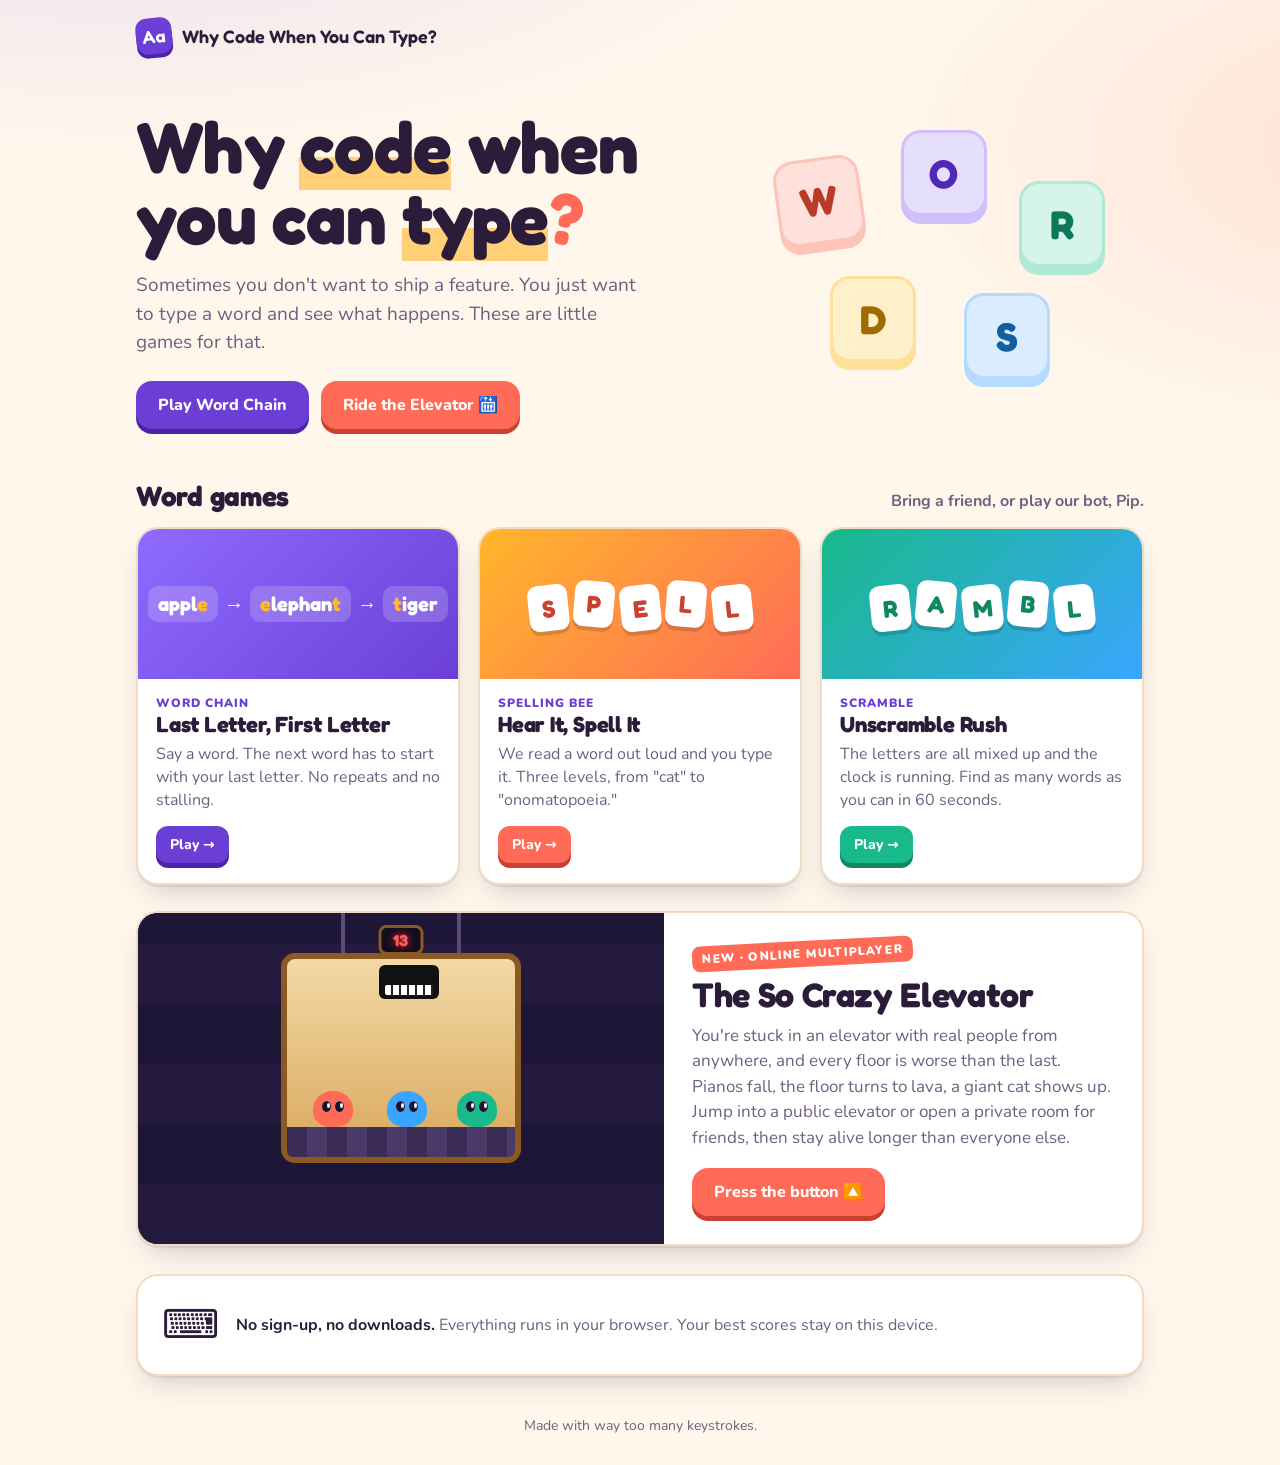
<file: index.html>
<!doctype html>
<html lang="en">
<head>
<meta charset="utf-8">
<meta name="viewport" content="width=device-width, initial-scale=1">
<title>Why Code When You Can Type?</title>
<meta name="description" content="Word chain, spelling, scrambles and The So Crazy Elevator — little games for people who'd rather type than code.">
<link rel="preconnect" href="https://fonts.googleapis.com">
<link rel="preconnect" href="https://fonts.gstatic.com" crossorigin>
<link href="https://fonts.googleapis.com/css2?family=Fredoka:wght@500;600;700&family=Nunito:wght@500;700;800;900&display=swap" rel="stylesheet">
<link rel="stylesheet" href="style.css">
<link rel="icon" href="data:image/svg+xml,<svg xmlns='http://www.w3.org/2000/svg' viewBox='0 0 100 100'><rect width='100' height='100' rx='24' fill='%236b3fd6'/><text x='50' y='68' font-size='56' text-anchor='middle' fill='white' font-family='Arial' font-weight='bold'>Aa</text></svg>">
<style>
  .hero { padding: 40px 0 28px; display: grid; grid-template-columns: 1.2fr .8fr; gap: 28px; align-items: center; }
  .hero h1 { font-size: clamp(40px, 7vw, 72px); line-height: .98; font-weight: 700; }
  .hero h1 .q { color: var(--coral); display: inline-block; transform: rotate(10deg); }
  .hero h1 .hl { background: linear-gradient(transparent 62%, color-mix(in srgb, var(--sun) 60%, transparent) 62%); }
  .hero p { font-size: 19px; color: var(--muted); max-width: 520px; line-height: 1.5; margin: 18px 0 24px; }
  .keys { position: relative; height: 280px; }
  .key {
    position: absolute; width: 86px; height: 86px; border-radius: 20px; display: grid; place-items: center;
    font-family: "Fredoka"; font-weight: 700; font-size: 40px; color: var(--ink);
    background: var(--card); border: 3px solid var(--line); box-shadow: 0 8px 0 var(--line);
    animation: bob 3.2s ease-in-out infinite;
  }
  .key:nth-child(1) { left: 6%; top: 10%; background: #ffe1db; color: #b83a29; border-color: #ffc4b9; box-shadow: 0 8px 0 #ffc4b9; animation-delay: -.4s; transform: rotate(-8deg); }
  .key:nth-child(2) { left: 38%; top: 0; background: #e6defd; color: #5228b5; border-color: #cfc0fb; box-shadow: 0 8px 0 #cfc0fb; animation-delay: -1.2s; }
  .key:nth-child(3) { left: 68%; top: 18%; background: #d6f5ea; color: #0c7a59; border-color: #b0ead6; box-shadow: 0 8px 0 #b0ead6; animation-delay: -2s; }
  .key:nth-child(4) { left: 20%; top: 52%; background: #fff0cc; color: #a26a00; border-color: #ffe099; box-shadow: 0 8px 0 #ffe099; animation-delay: -.8s; }
  .key:nth-child(5) { left: 54%; top: 58%; background: #d9edff; color: #135e9e; border-color: #b5dbff; box-shadow: 0 8px 0 #b5dbff; animation-delay: -1.6s; }
  @keyframes bob { 50% { translate: 0 -10px; } }

  .section-title { display: flex; align-items: baseline; justify-content: space-between; margin: 22px 0 14px; gap: 10px; flex-wrap: wrap; }
  .section-title h2 { font-size: 28px; }
  .section-title span { color: var(--muted); font-weight: 700; }

  .grid { display: grid; grid-template-columns: repeat(3, 1fr); gap: 18px; }
  .game { text-decoration: none; display: flex; flex-direction: column; overflow: hidden; transition: transform .15s, box-shadow .15s; }
  .game:hover { transform: translateY(-4px) rotate(-.4deg); }
  .game .art { height: 150px; position: relative; display: grid; place-items: center; overflow: hidden; }
  .game .body { padding: 16px 18px 20px; }
  .game h3 { font-size: 22px; margin-bottom: 6px; }
  .game p { color: var(--muted); margin: 0 0 14px; line-height: 1.45; }
  .tag { font-size: 12px; font-weight: 900; text-transform: uppercase; letter-spacing: .08em; color: var(--purple); }

  .art.chain { background: linear-gradient(135deg, #8f6bff, #6b3fd6); }
  .chain-words { display: flex; gap: 6px; align-items: center; font-family: "Fredoka"; font-weight: 700; color: #fff; font-size: 20px; flex-wrap: wrap; justify-content: center; padding: 0 10px; }
  .chain-words b { background: rgba(255,255,255,.18); padding: 6px 10px; border-radius: 10px; }
  .chain-words i { font-style: normal; color: var(--sun); }
  .art.spell { background: linear-gradient(135deg, #ffb72b, #ff6b57); }
  .tiles { display: flex; gap: 6px; }
  .tiles span { width: 40px; height: 46px; border-radius: 10px; background: #fff; color: #c94130; display: grid; place-items: center; font-family: "Fredoka"; font-weight: 700; font-size: 24px; box-shadow: 0 4px 0 rgba(0,0,0,.15); }
  .tiles span:nth-child(odd) { transform: rotate(-6deg) translateY(4px); }
  .tiles span:nth-child(even) { transform: rotate(5deg); }

  .feature { margin-top: 26px; display: grid; grid-template-columns: 1.1fr 1fr; overflow: hidden; text-decoration: none; }
  .feature .art { min-height: 300px; background: #1b1430; position: relative; overflow: hidden; }
  .feature .body { padding: 28px; display: flex; flex-direction: column; justify-content: center; gap: 10px; }
  .feature h3 { font-size: 34px; line-height: 1.05; }
  .feature p { color: var(--muted); font-size: 17px; line-height: 1.5; margin: 0 0 8px; }
  .new { align-self: flex-start; background: var(--coral); color: #fff; font-weight: 900; font-size: 12px; letter-spacing: .1em; padding: 5px 10px; border-radius: 8px; transform: rotate(-3deg); }

  /* mini elevator illustration */
  .shaft { position: absolute; inset: 0; background: repeating-linear-gradient(0deg, #231a3d 0 60px, #1e1636 60px 120px); animation: shaft 1.2s linear infinite; }
  @keyframes shaft { to { background-position: 0 120px; } }
  .cable { position: absolute; top: 0; height: 40px; width: 4px; background: #5a4c78; }
  .car { position: absolute; left: 50%; top: 40px; translate: -50% 0; width: 240px; height: 210px; border-radius: 14px; background: linear-gradient(#f3d9a4, #d9a85e); border: 6px solid #8a5a22; animation: wobble 1.8s ease-in-out infinite; }
  @keyframes wobble { 50% { rotate: 1.2deg; } }
  .car::before { content: "13"; position: absolute; top: -34px; left: 50%; translate: -50% 0; background: #120d20; color: #ff5a5a; font-family: "Fredoka"; font-weight: 700; padding: 2px 12px; border-radius: 8px; border: 3px solid #8a5a22; text-shadow: 0 0 8px #ff3030; }
  .car .floor { position: absolute; left: 0; right: 0; bottom: 0; height: 30px; background: repeating-linear-gradient(90deg, #3b2c55 0 20px, #4b3a69 20px 40px); border-radius: 0 0 6px 6px; }
  .blob { position: absolute; bottom: 30px; width: 40px; height: 36px; border-radius: 50% 50% 42% 42%; animation: hop .9s ease-in-out infinite; }
  .blob::before, .blob::after { content: ""; position: absolute; top: 10px; width: 9px; height: 11px; background: #fff; border-radius: 50%; box-shadow: inset 2px -1px 0 3px #1b1430; }
  .blob::before { left: 9px; } .blob::after { right: 9px; }
  .blob.a { left: 26px; background: #ff6b57; }
  .blob.b { left: 100px; background: #3aa5ff; animation-delay: -.3s; }
  .blob.c { left: 170px; background: #18b98a; animation-delay: -.6s; }
  @keyframes hop { 50% { transform: translateY(-34px) scaleY(1.08); } }
  .piano { position: absolute; left: 92px; top: 6px; width: 60px; height: 34px; background: #111; border-radius: 6px; animation: drop 1.8s ease-in infinite; }
  .piano::after { content: ""; position: absolute; left: 6px; right: 6px; bottom: 4px; height: 10px; background: repeating-linear-gradient(90deg, #fff 0 6px, #222 6px 8px); border-radius: 2px; }
  @keyframes drop { 0%, 30% { transform: translateY(0); opacity: 1; } 70% { transform: translateY(110px); opacity: 1; } 71%, 100% { opacity: 0; transform: translateY(110px); } }

  .made { margin-top: 28px; padding: 22px 24px; display: flex; gap: 16px; align-items: center; }
  .made .face { font-size: 40px; }
  .made p { margin: 0; color: var(--muted); line-height: 1.5; }
  .made b { color: var(--ink); }

  @media (max-width: 860px) {
    .hero { grid-template-columns: 1fr; padding-top: 20px; }
    .keys { height: 200px; max-width: 420px; }
    .key { width: 66px; height: 66px; font-size: 30px; }
    .grid { grid-template-columns: 1fr; }
    .feature { grid-template-columns: 1fr; }
    .feature .art { min-height: 270px; }
  }
</style>
</head>
<body>
<div class="wrap">
  <header class="topbar">
    <a class="brand" href="./"><span class="brand-mark">Aa</span> Why Code When You Can Type?</a>
  </header>

  <section class="hero">
    <div>
      <h1>Why <span class="hl">code</span> when you can <span class="hl">type</span><span class="q">?</span></h1>
      <p>Sometimes you don't want to ship a feature. You just want to type a word and see what happens. These are little games for that.</p>
      <div style="display:flex;gap:12px;flex-wrap:wrap">
        <a class="btn" href="wordchain.html">Play Word Chain</a>
        <a class="btn coral" href="elevator.html">Ride the Elevator 🛗</a>
      </div>
    </div>
    <div class="keys" aria-hidden="true">
      <div class="key">W</div><div class="key">O</div><div class="key">R</div><div class="key">D</div><div class="key">S</div>
    </div>
  </section>

  <div class="section-title"><h2>Word games</h2><span>Bring a friend, or play our bot, Pip.</span></div>
  <div class="grid">
    <a class="card game" href="wordchain.html">
      <div class="art chain"><div class="chain-words"><b>appl<i>e</i></b>→<b><i>e</i>lephan<i>t</i></b>→<b><i>t</i>iger</b></div></div>
      <div class="body">
        <div class="tag">Word Chain</div>
        <h3>Last Letter, First Letter</h3>
        <p>Say a word. The next word has to start with your last letter. No repeats and no stalling.</p>
        <span class="btn small">Play →</span>
      </div>
    </a>
    <a class="card game" href="spelling.html">
      <div class="art spell"><div class="tiles"><span>S</span><span>P</span><span>E</span><span>L</span><span>L</span></div></div>
      <div class="body">
        <div class="tag">Spelling Bee</div>
        <h3>Hear It, Spell It</h3>
        <p>We read a word out loud and you type it. Three levels, from "cat" to "onomatopoeia."</p>
        <span class="btn small coral">Play →</span>
      </div>
    </a>
    <a class="card game" href="spelling.html#scramble">
      <div class="art spell" style="background:linear-gradient(135deg,#18b98a,#3aa5ff)"><div class="tiles"><span style="color:#0f8762">R</span><span style="color:#0f8762">A</span><span style="color:#0f8762">M</span><span style="color:#0f8762">B</span><span style="color:#0f8762">L</span></div></div>
      <div class="body">
        <div class="tag">Scramble</div>
        <h3>Unscramble Rush</h3>
        <p>The letters are all mixed up and the clock is running. Find as many words as you can in 60 seconds.</p>
        <span class="btn small mint">Play →</span>
      </div>
    </a>
  </div>

  <a class="card feature" href="elevator.html">
    <div class="art" aria-hidden="true">
      <div class="shaft"></div>
      <div class="cable" style="left:calc(50% - 60px)"></div><div class="cable" style="left:calc(50% + 56px)"></div>
      <div class="car">
        <div class="piano"></div>
        <div class="blob a"></div><div class="blob b"></div><div class="blob c"></div>
        <div class="floor"></div>
      </div>
    </div>
    <div class="body">
      <span class="new">NEW · ONLINE MULTIPLAYER</span>
      <h3>The So Crazy Elevator</h3>
      <p>You're stuck in an elevator with real people from anywhere, and every floor is worse than the last. Pianos fall, the floor turns to lava, a giant cat shows up. Jump into a public elevator or open a private room for friends, then stay alive longer than everyone else.</p>
      <span class="btn coral" style="align-self:flex-start">Press the button 🔼</span>
    </div>
  </a>

  <div class="card made">
    <div class="face">⌨️</div>
    <p><b>No sign-up, no downloads.</b> Everything runs in your browser. Your best scores stay on this device.</p>
  </div>
</div>
<footer class="footer">Made with way too many keystrokes.</footer>
</body>
</html>
</file>
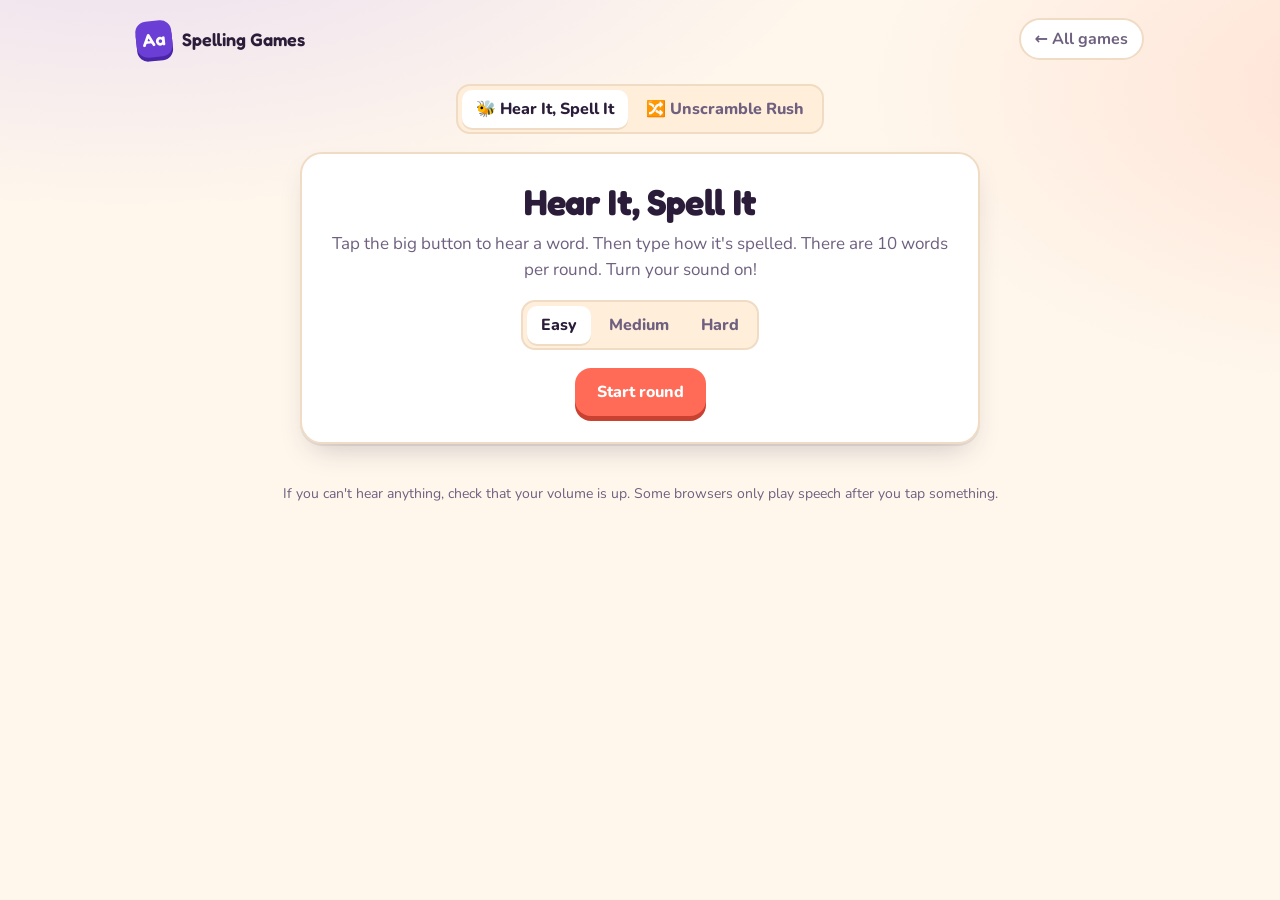
<file: spelling.html>
<!doctype html>
<html lang="en">
<head>
<meta charset="utf-8">
<meta name="viewport" content="width=device-width, initial-scale=1">
<title>Spelling Games</title>
<link rel="preconnect" href="https://fonts.googleapis.com">
<link rel="preconnect" href="https://fonts.gstatic.com" crossorigin>
<link href="https://fonts.googleapis.com/css2?family=Fredoka:wght@500;600;700&family=Nunito:wght@500;700;800;900&display=swap" rel="stylesheet">
<link rel="stylesheet" href="style.css">
<style>
  .tabs { display: flex; justify-content: center; margin: 6px 0 18px; }
  .panel { max-width: 680px; margin: 0 auto; padding: 26px; text-align: center; }
  .panel h1 { font-size: 36px; }
  .lead { color: var(--muted); font-size: 17px; line-height: 1.5; margin: 8px 0 18px; }
  .hud { display: flex; justify-content: center; gap: 10px; flex-wrap: wrap; margin-bottom: 18px; }
  .speaker {
    width: 130px; height: 130px; border-radius: 50%; border: 0; cursor: pointer; margin: 6px auto 14px; display: grid; place-items: center;
    background: radial-gradient(circle at 35% 30%, #ffd27a, var(--sun) 50%, #ff8f2b); font-size: 54px; box-shadow: 0 8px 0 #d07a10, 0 20px 40px -10px rgba(255, 140, 30, .6);
    transition: transform .1s;
  }
  .speaker:active { transform: translateY(5px); box-shadow: 0 3px 0 #d07a10; }
  .speaker.talking { animation: pulse .7s infinite; }
  @keyframes pulse { 50% { box-shadow: 0 8px 0 #d07a10, 0 0 0 16px rgba(255, 183, 43, .25); } }
  .sentence { background: var(--bg2); border-radius: 14px; padding: 12px 16px; font-weight: 700; color: var(--muted); margin-bottom: 16px; min-height: 48px; }
  .sentence b { color: var(--ink); letter-spacing: .2em; }
  .answer-row { display: flex; gap: 10px; }
  .answer-row .input { flex: 1; min-width: 0; text-align: center; }
  .feedback { min-height: 64px; margin-top: 14px; font-weight: 800; font-size: 18px; }
  .letters { display: inline-flex; gap: 4px; flex-wrap: wrap; justify-content: center; margin-top: 6px; }
  .letters span { width: 30px; height: 36px; display: grid; place-items: center; border-radius: 8px; font-family: Fredoka; font-weight: 700; font-size: 20px; text-transform: lowercase; }
  .letters .ok { background: #d6f5ea; color: #0c7a59; }
  .letters .no { background: #ffe1db; color: #b83a29; }
  .good { color: var(--mint); } .bad { color: var(--coral); }
  .opts { display: flex; justify-content: center; gap: 10px; flex-wrap: wrap; margin-top: 12px; }

  .tilebox { display: flex; justify-content: center; gap: 8px; flex-wrap: wrap; margin: 14px 0; min-height: 66px; }
  .tile {
    width: 56px; height: 62px; border-radius: 14px; border: 0; cursor: pointer; font-family: Fredoka; font-weight: 700; font-size: 30px; text-transform: uppercase;
    background: #fff; color: #0f8762; box-shadow: 0 5px 0 #b0ead6; border: 3px solid #b0ead6; transition: transform .1s;
  }
  .tile:hover { transform: translateY(-3px) rotate(-3deg); }
  .tile.used { opacity: .25; pointer-events: none; }
  .slots .tile { background: var(--mint); color: #fff; border-color: #0f8762; box-shadow: 0 5px 0 #0f8762; }
  .slot-empty { width: 56px; height: 62px; border-radius: 14px; border: 3px dashed var(--line); }
  .bigtime { font-family: Fredoka; font-weight: 700; font-size: 44px; }
  .bigtime.low { color: var(--coral); animation: pop .5s infinite alternate; }
  .hidden { display: none !important; }
  .result-emoji { font-size: 64px; }
  @media (max-width: 560px) {
    .panel { padding: 20px 14px; }
    .tile, .slot-empty { width: 44px; height: 50px; font-size: 24px; }
    .answer-row { flex-direction: column; }
  }
</style>
</head>
<body>
<div class="wrap">
  <header class="topbar">
    <a class="brand" href="./"><span class="brand-mark">Aa</span> Spelling Games</a>
    <a class="back" href="./">← All games</a>
  </header>

  <div class="tabs"><div class="seg" id="tabs"><button class="on" data-tab="spell">🐝 Hear It, Spell It</button><button data-tab="scramble">🔀 Unscramble Rush</button></div></div>

  <!-- SPELL -->
  <section id="spell" class="card panel">
    <div id="spellIntro">
      <h1>Hear It, Spell It</h1>
      <p class="lead">Tap the big button to hear a word. Then type how it's spelled. There are 10 words per round. Turn your sound on!</p>
      <div class="seg" id="lvl" style="margin-bottom:18px"><button class="on" data-l="easy">Easy</button><button data-l="medium">Medium</button><button data-l="hard">Hard</button></div><br>
      <button class="btn coral" id="spellStart">Start round</button>
    </div>
    <div id="spellPlay" class="hidden">
      <div class="hud"><span class="pill" id="sProg">Word 1 / 10</span><span class="pill" id="sScore">⭐ 0</span><span class="pill" id="sStreak">🔥 0</span></div>
      <button class="speaker" id="speak" aria-label="Hear the word">🔊</button>
      <div class="sentence" id="sentence">Tap the speaker to hear the word.</div>
      <form class="answer-row" id="spellForm" autocomplete="off">
        <input class="input" id="spellIn" placeholder="type the spelling" autocapitalize="off" autocorrect="off" spellcheck="false">
        <button class="btn">Check</button>
      </form>
      <div class="feedback" id="sFeed"></div>
      <div class="opts"><button class="btn ghost small" id="slow">🐢 Say it slowly</button><button class="btn ghost small" id="skip">Skip</button></div>
    </div>
    <div id="spellDone" class="hidden">
      <div class="result-emoji" id="sEmoji">🐝</div>
      <h1 id="sTitle"></h1>
      <p class="lead" id="sSub"></p>
      <button class="btn coral" id="spellAgain">Another round</button>
    </div>
  </section>

  <!-- SCRAMBLE -->
  <section id="scramble" class="card panel hidden">
    <div id="scrIntro">
      <h1>Unscramble Rush</h1>
      <p class="lead">You get 60 seconds. Tap the letters (or just type) to unscramble each word. Longer words earn more points.</p>
      <p class="lead" id="scrBest"></p>
      <button class="btn mint" id="scrStart">Start the clock</button>
    </div>
    <div id="scrPlay" class="hidden">
      <div class="hud"><span class="bigtime" id="scrTime">60</span></div>
      <div class="hud"><span class="pill" id="scrScore">⭐ 0</span><span class="pill" id="scrSolved">✅ 0 solved</span></div>
      <div class="tilebox slots" id="slots"></div>
      <div class="tilebox" id="pool"></div>
      <div class="feedback" id="scrFeed"></div>
      <div class="opts">
        <button class="btn ghost small" id="scrBack">⌫ Undo</button>
        <button class="btn ghost small" id="scrHint">💡 Hint (−5)</button>
        <button class="btn ghost small" id="scrSkip">Skip</button>
      </div>
    </div>
    <div id="scrDone" class="hidden">
      <div class="result-emoji">⏰</div>
      <h1 id="scrTitle"></h1>
      <p class="lead" id="scrSub"></p>
      <button class="btn mint" id="scrAgain">Play again</button>
    </div>
  </section>
</div>
<footer class="footer">If you can't hear anything, check that your volume is up. Some browsers only play speech after you tap something.</footer>
<script src="words.js"></script>
<script>
(() => {
  const $ = id => document.getElementById(id);
  const show = (el, on) => el.classList.toggle("hidden", !on);
  const shuffle = a => { a = a.slice(); for (let i = a.length - 1; i > 0; i--) { const j = Math.floor(Math.random() * (i + 1)); [a[i], a[j]] = [a[j], a[i]]; } return a; };
  const store = { get(k) { try { return localStorage.getItem(k); } catch { return null; } }, set(k, v) { try { localStorage.setItem(k, v); } catch {} } };

  // Tabs
  function setTab(t) {
    [...$("tabs").children].forEach(b => b.classList.toggle("on", b.dataset.tab === t));
    show($("spell"), t === "spell"); show($("scramble"), t === "scramble");
    if (t !== "scramble") stopScramble(false);
  }
  $("tabs").onclick = e => { const b = e.target.closest("button"); if (b) { setTab(b.dataset.tab); history.replaceState(null, "", "#" + b.dataset.tab); } };
  if (location.hash === "#scramble") setTab("scramble");

  // ---------- SPELL ----------
  let level = "easy", list = [], idx = 0, score = 0, streak = 0, misses = [];
  $("lvl").onclick = e => { const b = e.target.closest("button"); if (!b) return; [...$("lvl").children].forEach(x => x.classList.toggle("on", x === b)); level = b.dataset.l; };

  const synth = window.speechSynthesis;
  let voice = null;
  function pickVoice() {
    if (!synth) return;
    const vs = synth.getVoices().filter(v => /^en/i.test(v.lang));
    voice = vs.find(v => /samantha|google us|aria|jenny|natural/i.test(v.name)) || vs[0] || null;
  }
  if (synth) { pickVoice(); synth.onvoiceschanged = pickVoice; }

  function speak(text, rate = .9) {
    if (!synth) { $("sFeed").innerHTML = '<span class="bad">Your browser can\'t speak, so use the sentence clue instead.</span>'; return; }
    synth.cancel();
    const u = new SpeechSynthesisUtterance(text);
    if (voice) u.voice = voice;
    u.rate = rate; u.pitch = 1.05;
    u.onstart = () => $("speak").classList.add("talking");
    u.onend = u.onerror = () => $("speak").classList.remove("talking");
    synth.speak(u);
  }

  $("spellStart").onclick = () => {
    list = shuffle(WORDS.spelling[level]).slice(0, 10); idx = 0; score = 0; streak = 0; misses = [];
    show($("spellIntro"), false); show($("spellDone"), false); show($("spellPlay"), true);
    nextWord();
  };
  $("spellAgain").onclick = () => { show($("spellDone"), false); show($("spellIntro"), true); };

  function current() { return list[idx]; }
  function blanked() {
    const [w, s] = current();
    return s.replace(new RegExp(w, "i"), "<b>" + "_".repeat(w.length).split("").join(" ") + "</b>");
  }
  function nextWord() {
    if (idx >= list.length) return finishSpell();
    $("sProg").textContent = `Word ${idx + 1} / ${list.length}`;
    $("sScore").textContent = `⭐ ${score}`; $("sStreak").textContent = `🔥 ${streak}`;
    $("sentence").innerHTML = blanked();
    $("spellIn").value = ""; $("sFeed").innerHTML = ""; $("spellIn").focus();
    const [w, s] = current();
    setTimeout(() => speak(`Spell: ${w}. ... ${s} ... ${w}.`), 250);
  }
  $("speak").onclick = () => { const [w] = current(); speak(w, .85); $("spellIn").focus(); };
  $("slow").onclick = () => { const [w] = current(); speak(w, .45); $("spellIn").focus(); };
  $("skip").onclick = () => { reveal(""); };

  let locked = false;
  $("spellForm").onsubmit = e => {
    e.preventDefault(); if (locked) return;
    const guess = $("spellIn").value.trim();
    if (!guess) return;
    const [w] = current();
    if (guess.toLowerCase() === w.toLowerCase()) {
      streak++; score += 10 + Math.min(streak, 5) * 2;
      const cheers = ["Nailed it!", "Perfect!", "Spelling wizard! 🧙", "Yes!", "Flawless.", "Too easy for you."];
      $("sFeed").innerHTML = `<span class="good">✓ ${cheers[Math.floor(Math.random() * cheers.length)]}</span>`;
      if (streak >= 3) $("sFeed").innerHTML += ` <span class="pill">🔥 ${streak} in a row</span>`;
      locked = true; idx++; setTimeout(() => { locked = false; nextWord(); }, 1000);
    } else reveal(guess);
  };
  function reveal(guess) {
    const [w] = current();
    streak = 0; misses.push(w);
    const g = guess.toLowerCase();
    const letters = w.split("").map((c, i) => `<span class="${g[i] === c.toLowerCase() ? "ok" : "no"}">${c}</span>`).join("");
    $("sFeed").innerHTML = `<span class="bad">${guess ? "So close! " : ""}It's spelled:</span><br><div class="letters">${letters}</div>`;
    $("panelShake")?.remove();
    $("spell").classList.remove("shake"); void $("spell").offsetWidth; if (guess) $("spell").classList.add("shake");
    locked = true; idx++; setTimeout(() => { locked = false; nextWord(); }, 2400);
  }
  function finishSpell() {
    show($("spellPlay"), false); show($("spellDone"), true);
    const right = list.length - misses.length;
    const key = "wcwyct-spell-" + level; const best = +(store.get(key) || 0);
    if (score > best) store.set(key, score);
    $("sEmoji").textContent = right === list.length ? "🏆" : right >= 7 ? "🐝" : right >= 4 ? "📚" : "🌱";
    $("sTitle").textContent = right === list.length ? "A perfect round!" : `${right} out of ${list.length} right`;
    $("sSub").innerHTML = `Score: <b>${score}</b>${score > best ? " (new best!)" : ` · Best: ${best}`}` +
      (misses.length ? `<br>Worth practicing: <b>${misses.join(", ")}</b>` : "<br>You didn't miss a single one. Respect.");
  }

  // ---------- SCRAMBLE ----------
  let sw, picked, pool, sScore, solved, tLeft, tId, playing = false;
  const best = () => +(store.get("wcwyct-scramble") || 0);
  const updBest = () => $("scrBest").textContent = best() ? `Your best: ${best()} points` : "";
  updBest();

  $("scrStart").onclick = startScramble; $("scrAgain").onclick = startScramble;
  function startScramble() {
    sScore = 0; solved = 0; tLeft = 60; playing = true;
    show($("scrIntro"), false); show($("scrDone"), false); show($("scrPlay"), true);
    newScr();
    clearInterval(tId);
    const end = Date.now() + 60000;
    tId = setInterval(() => {
      tLeft = Math.ceil((end - Date.now()) / 1000);
      $("scrTime").textContent = Math.max(0, tLeft);
      $("scrTime").classList.toggle("low", tLeft <= 10);
      if (tLeft <= 0) stopScramble(true);
    }, 200);
    hud();
  }
  function stopScramble(showResult) {
    if (!playing) return;
    playing = false; clearInterval(tId);
    if (!showResult) { show($("scrPlay"), false); show($("scrIntro"), true); return; }
    show($("scrPlay"), false); show($("scrDone"), true);
    const b = best(); if (sScore > b) store.set("wcwyct-scramble", sScore);
    $("scrTitle").textContent = `${sScore} points!`;
    $("scrSub").textContent = (sScore > b ? "That's a new personal best! 🎉 " : "") + `You unscrambled ${solved} word${solved === 1 ? "" : "s"}. The last one was “${sw}”.`;
    updBest();
  }
  function newScr() {
    let w; do { w = WORDS.scramble[Math.floor(Math.random() * WORDS.scramble.length)]; } while (w === sw);
    sw = w;
    let letters; do { letters = shuffle(w.split("")); } while (letters.join("") === w);
    pool = letters.map((c, i) => ({ c, i, used: false }));
    picked = [];
    $("scrFeed").innerHTML = "";
    render();
  }
  function render() {
    $("pool").innerHTML = ""; $("slots").innerHTML = "";
    pool.forEach(p => {
      const b = document.createElement("button"); b.className = "tile" + (p.used ? " used" : ""); b.textContent = p.c;
      b.onclick = () => pickTile(p); $("pool").appendChild(b);
    });
    for (let k = 0; k < sw.length; k++) {
      if (picked[k]) { const b = document.createElement("button"); b.className = "tile"; b.textContent = picked[k].c; b.onclick = () => undoTo(k); $("slots").appendChild(b); }
      else { const d = document.createElement("div"); d.className = "slot-empty"; $("slots").appendChild(d); }
    }
  }
  function pickTile(p) {
    if (!playing || p.used) return;
    p.used = true; picked.push(p); render();
    if (picked.length === sw.length) check();
  }
  function undoTo(k) { while (picked.length > k) picked.pop().used = false; render(); }
  function check() {
    const g = picked.map(p => p.c).join("");
    if (g === sw) {
      const pts = sw.length * 10; sScore += pts; solved++;
      $("scrFeed").innerHTML = `<span class="good">✓ ${sw}! +${pts}</span>`;
      hud(); setTimeout(() => playing && newScr(), 600);
    } else {
      $("scrFeed").innerHTML = `<span class="bad">Nope, try another order.</span>`;
      $("slots").classList.remove("shake"); void $("slots").offsetWidth; $("slots").classList.add("shake");
      setTimeout(() => { if (playing) undoTo(0); }, 500);
    }
  }
  function hud() { $("scrScore").textContent = `⭐ ${sScore}`; $("scrSolved").textContent = `✅ ${solved} solved`; }
  $("scrBack").onclick = () => { if (picked.length) undoTo(picked.length - 1); };
  $("scrSkip").onclick = () => { if (!playing) return; $("scrFeed").innerHTML = `It was “${sw}”`; setTimeout(() => playing && newScr(), 900); };
  $("scrHint").onclick = () => {
    if (!playing) return;
    // Put the next correct letter in place.
    undoTo(Math.min(picked.length, firstWrong()));
    const need = sw[picked.length]; if (!need) return;
    const p = pool.find(x => !x.used && x.c === need);
    sScore = Math.max(0, sScore - 5); hud();
    if (p) pickTile(p);
  };
  function firstWrong() { for (let i = 0; i < picked.length; i++) if (picked[i].c !== sw[i]) return i; return picked.length; }

  document.addEventListener("keydown", e => {
    if (!playing || $("scramble").classList.contains("hidden")) return;
    if (e.key === "Backspace") { e.preventDefault(); $("scrBack").click(); return; }
    const k = e.key.toLowerCase();
    if (/^[a-z]$/.test(k)) { const p = pool.find(x => !x.used && x.c === k); if (p) pickTile(p); }
  });
})();
</script>
</body>
</html>
</file>
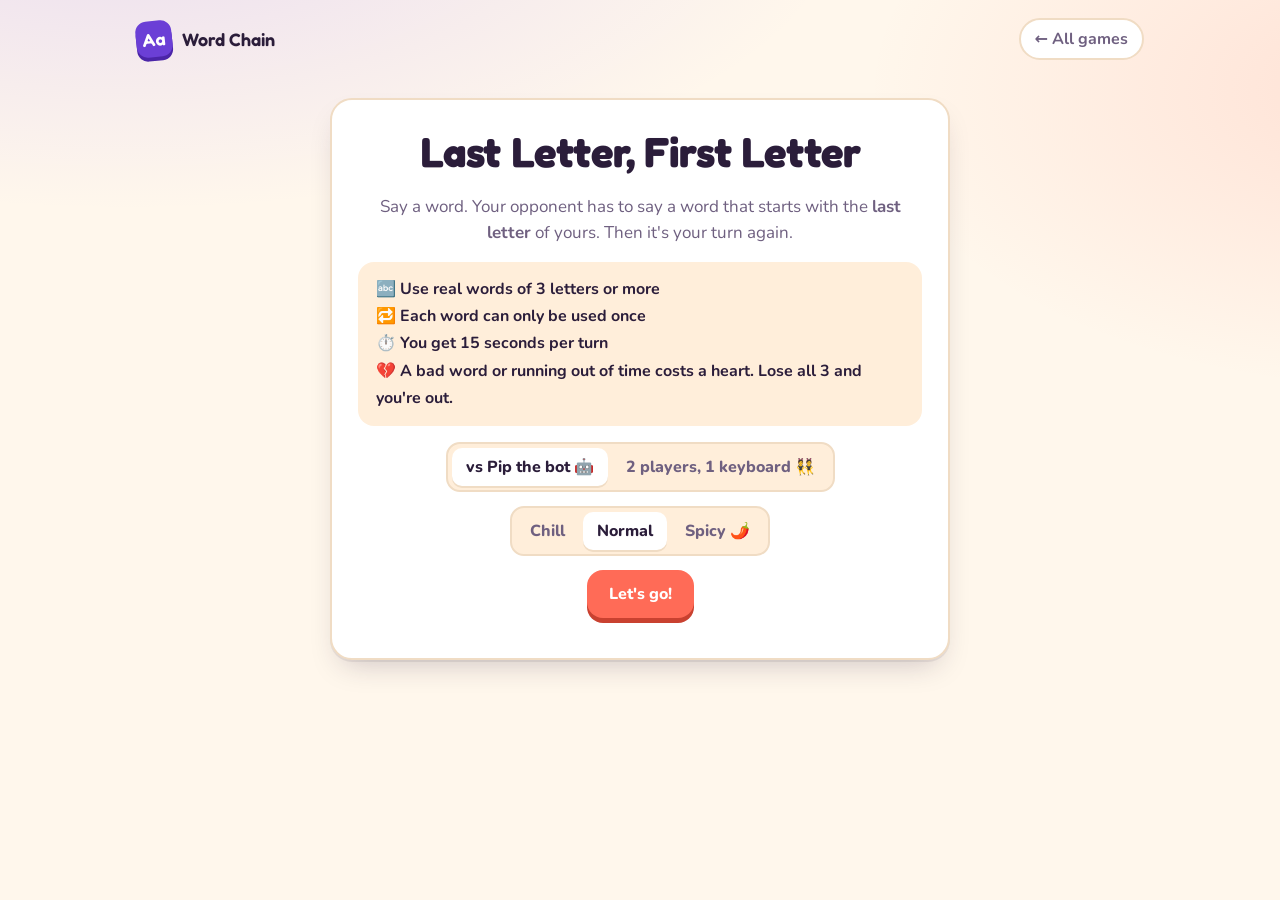
<file: wordchain.html>
<!doctype html>
<html lang="en">
<head>
<meta charset="utf-8">
<meta name="viewport" content="width=device-width, initial-scale=1">
<title>Word Chain</title>
<link rel="preconnect" href="https://fonts.googleapis.com">
<link rel="preconnect" href="https://fonts.gstatic.com" crossorigin>
<link href="https://fonts.googleapis.com/css2?family=Fredoka:wght@500;600;700&family=Nunito:wght@500;700;800;900&display=swap" rel="stylesheet">
<link rel="stylesheet" href="style.css">
<style>
  .stage { display: grid; grid-template-columns: 1fr 300px; gap: 18px; margin-top: 8px; }
  .players { display: grid; grid-template-columns: 1fr 1fr; gap: 14px; }
  .player { padding: 14px 16px; display: flex; align-items: center; gap: 12px; transition: .2s; }
  .player.turn { border-color: var(--purple-2); box-shadow: 0 0 0 4px color-mix(in srgb, var(--purple-2) 25%, transparent), var(--shadow); }
  .avatar { width: 48px; height: 48px; border-radius: 16px; display: grid; place-items: center; font-size: 26px; flex: none; }
  .pname { font-family: Fredoka; font-weight: 600; font-size: 19px; }
  .hearts { font-size: 15px; letter-spacing: 2px; }
  .hearts .gone { filter: grayscale(1); opacity: .3; }

  .board { padding: 22px; margin-top: 14px; }
  .prompt { display: flex; align-items: center; gap: 16px; flex-wrap: wrap; }
  .need { width: 92px; height: 104px; border-radius: 22px; background: var(--purple); color: #fff; display: grid; place-items: center; font-family: Fredoka; font-weight: 700; font-size: 60px; box-shadow: 0 7px 0 #4b25a8; text-transform: uppercase; flex: none; }
  .prompt-text h2 { font-size: 26px; }
  .prompt-text p { margin: 4px 0 0; color: var(--muted); font-weight: 700; }
  .timer { height: 10px; background: var(--bg2); border-radius: 99px; overflow: hidden; margin: 18px 0; border: 2px solid var(--line); }
  .timer > div { height: 100%; background: linear-gradient(90deg, var(--mint), var(--sun), var(--coral)); background-size: 300% 100%; width: 100%; border-radius: 99px; }
  form.say { display: flex; gap: 10px; }
  form.say .input { flex: 1; min-width: 0; text-transform: lowercase; }
  .msg { min-height: 28px; margin-top: 12px; font-weight: 800; }
  .msg.bad { color: var(--coral); } .msg.good { color: var(--mint); }

  .bubble { position: relative; background: var(--bg2); border: 2px solid var(--line); padding: 10px 14px; border-radius: 16px; font-weight: 700; margin-top: 14px; display: inline-block; max-width: 100%; }
  .typing span { display: inline-block; width: 7px; height: 7px; border-radius: 50%; background: var(--muted); margin: 0 2px; animation: dot 1s infinite; }
  .typing span:nth-child(2) { animation-delay: .15s } .typing span:nth-child(3) { animation-delay: .3s }
  @keyframes dot { 50% { transform: translateY(-5px); opacity: .5 } }

  .chain { padding: 18px; max-height: 560px; overflow: auto; }
  .chain h3 { font-size: 18px; margin-bottom: 10px; display: flex; justify-content: space-between; }
  .link { display: flex; align-items: center; gap: 10px; padding: 8px 10px; border-radius: 12px; font-weight: 800; font-size: 17px; animation: pop .3s; }
  .link:nth-child(odd) { background: var(--bg2); }
  .link .who { font-size: 12px; font-weight: 900; color: var(--muted); width: 54px; flex: none; text-transform: uppercase; letter-spacing: .05em; overflow: hidden; text-overflow: ellipsis; }
  .link b { color: var(--purple); }
  .empty { color: var(--muted); font-weight: 700; }

  .setup { padding: 26px; max-width: 620px; margin: 20px auto; text-align: center; }
  .setup h1 { font-size: 42px; margin-bottom: 8px; }
  .setup p { color: var(--muted); font-size: 17px; line-height: 1.5; }
  .rules { text-align: left; background: var(--bg2); border-radius: 16px; padding: 14px 18px; margin: 16px 0; font-weight: 700; line-height: 1.7; }
  .row { display: flex; gap: 10px; justify-content: center; flex-wrap: wrap; margin: 14px 0; }
  .names { display: none; gap: 10px; }
  .names.on { display: flex; }
  .names .input { font-size: 17px; padding: 10px 14px; }

  .over { text-align: center; padding: 30px; }
  .over .big { font-size: 64px; }
  .hidden { display: none !important; }

  @media (max-width: 820px) {
    .stage { grid-template-columns: 1fr; }
    .need { width: 72px; height: 82px; font-size: 46px; }
    .prompt-text h2 { font-size: 21px; }
    form.say { flex-direction: column; }
  }
</style>
</head>
<body>
<div class="wrap">
  <header class="topbar">
    <a class="brand" href="./"><span class="brand-mark">Aa</span> Word Chain</a>
    <a class="back" href="./">← All games</a>
  </header>

  <!-- Setup -->
  <section id="setup" class="card setup">
    <h1>Last Letter, First Letter</h1>
    <p>Say a word. Your opponent has to say a word that starts with the <b>last letter</b> of yours. Then it's your turn again.</p>
    <div class="rules">
      🔤 Use real words of 3 letters or more<br>
      🔁 Each word can only be used once<br>
      ⏱️ You get 15 seconds per turn<br>
      💔 A bad word or running out of time costs a heart. Lose all 3 and you're out.
    </div>
    <div class="row">
      <div class="seg" id="modeSeg">
        <button class="on" data-mode="bot">vs Pip the bot 🤖</button>
        <button data-mode="duo">2 players, 1 keyboard 👯</button>
      </div>
    </div>
    <div class="row" id="diffRow">
      <div class="seg" id="diffSeg">
        <button data-d="easy">Chill</button>
        <button class="on" data-d="normal">Normal</button>
        <button data-d="hard">Spicy 🌶️</button>
      </div>
    </div>
    <div class="row names" id="names">
      <input class="input" id="n1" placeholder="Player 1" maxlength="12">
      <input class="input" id="n2" placeholder="Player 2" maxlength="12">
    </div>
    <div class="row"><button class="btn coral" id="start">Let's go!</button></div>
  </section>

  <!-- Game -->
  <section id="game" class="hidden">
    <div class="stage">
      <div>
        <div class="players">
          <div class="card player" id="p0"><div class="avatar" style="background:#ffe1db">🙂</div><div><div class="pname">You</div><div class="hearts"></div></div></div>
          <div class="card player" id="p1"><div class="avatar" style="background:#e6defd">🤖</div><div><div class="pname">Pip</div><div class="hearts"></div></div></div>
        </div>
        <div class="card board" id="board">
          <div class="prompt">
            <div class="need" id="need">?</div>
            <div class="prompt-text"><h2 id="promptTitle">Your turn!</h2><p id="promptSub">Type any word to start.</p></div>
          </div>
          <div class="timer"><div id="bar"></div></div>
          <form class="say" id="sayForm" autocomplete="off">
            <input class="input" id="word" placeholder="type a word…" autocapitalize="off" autocorrect="off" spellcheck="false">
            <button class="btn" id="sayBtn">Say it</button>
          </form>
          <div class="msg" id="msg"></div>
          <div id="botBubble" class="bubble hidden"></div>
          <div class="row" style="justify-content:flex-start;margin-bottom:0">
            <button class="btn ghost small" id="hintBtn">💡 Hint (costs 5s)</button>
            <button class="btn ghost small" id="quitBtn">Give up</button>
          </div>
        </div>
      </div>
      <aside class="card chain">
        <h3><span>The chain</span><span class="pill" id="count">0</span></h3>
        <div id="chain"><div class="empty">Nothing yet. Someone has to start!</div></div>
      </aside>
    </div>
  </section>

  <!-- Over -->
  <section id="over" class="card over setup hidden">
    <div class="big" id="overEmoji">🏆</div>
    <h1 id="overTitle">You win!</h1>
    <p id="overSub"></p>
    <div class="row"><button class="btn coral" id="again">Play again</button><a class="btn ghost" href="./">Other games</a></div>
  </section>
</div>
<div class="toast" id="toast"></div>

<script src="words.js"></script>
<script>
(() => {
  const $ = id => document.getElementById(id);
  const TURN_TIME = 15;
  let mode = "bot", diff = "normal";
  let players, turn, used, chain, needLetter, timeLeft, timerId, busy, over;

  const validCache = new Map();
  const lines = {
    think: ["hmm…", "ooh, let me think", "wait wait wait", "okay okay okay", "I know this one…", "brain loading…"],
    play: ["Take that!", "Ha! Easy.", "Your move.", "Didn't even break a sweat.", "Try THAT.", "I've been practicing.", "Boom.", "Nice one, but…"],
    stuck: ["I… I've got nothing. 😩", "My brain just blue-screened.", "Okay that letter is unfair.", "Pass. I'm embarrassed."],
    praise: ["Ooh, good word.", "Fancy!", "Okay, I respect that.", "Did you just make that up? …No? Cool.", "Clean."],
    oops: ["Heh, that's not a word… right?", "Nice try 😏", "The dictionary says no."],
  };
  const pick = a => a[Math.floor(Math.random() * a.length)];

  // Setup controls
  $("modeSeg").onclick = e => {
    const b = e.target.closest("button"); if (!b) return;
    [...$("modeSeg").children].forEach(x => x.classList.toggle("on", x === b));
    mode = b.dataset.mode;
    $("diffRow").classList.toggle("hidden", mode !== "bot");
    $("names").classList.toggle("on", mode === "duo");
  };
  $("diffSeg").onclick = e => {
    const b = e.target.closest("button"); if (!b) return;
    [...$("diffSeg").children].forEach(x => x.classList.toggle("on", x === b));
    diff = b.dataset.d;
  };
  $("start").onclick = start;
  $("again").onclick = () => { $("over").classList.add("hidden"); $("setup").classList.remove("hidden"); };

  function start() {
    players = mode === "bot"
      ? [{ name: "You", emoji: "🙂", bg: "#ffe1db", hp: 3, bot: false }, { name: "Pip", emoji: "🤖", bg: "#e6defd", hp: 3, bot: true }]
      : [{ name: $("n1").value.trim() || "Player 1", emoji: "🦊", bg: "#ffe1db", hp: 3 }, { name: $("n2").value.trim() || "Player 2", emoji: "🐸", bg: "#d6f5ea", hp: 3 }];
    players.forEach((p, i) => {
      const el = $("p" + i);
      el.querySelector(".avatar").textContent = p.emoji;
      el.querySelector(".avatar").style.background = p.bg;
      el.querySelector(".pname").textContent = p.name;
    });
    used = new Set(); chain = []; needLetter = null; over = false; busy = false;
    $("chain").innerHTML = '<div class="empty">Nothing yet. Someone has to start!</div>';
    $("count").textContent = "0";
    $("setup").classList.add("hidden"); $("over").classList.add("hidden"); $("game").classList.remove("hidden");
    $("botBubble").classList.add("hidden");
    turn = 0; renderHearts(); beginTurn();
  }

  function renderHearts() {
    players.forEach((p, i) => {
      $("p" + i).querySelector(".hearts").innerHTML = [0, 1, 2].map(k => `<span class="${k < p.hp ? "" : "gone"}">❤️</span>`).join("");
      $("p" + i).classList.toggle("turn", i === turn);
    });
  }

  function beginTurn() {
    if (over) return;
    renderHearts();
    const p = players[turn];
    $("need").textContent = needLetter ? needLetter : "★";
    $("promptTitle").textContent = p.bot ? "Pip is thinking…" : (mode === "duo" ? `${p.name}, you're up!` : "Your turn!");
    $("promptSub").innerHTML = needLetter ? `Say a word that starts with <b>${needLetter.toUpperCase()}</b>.` : "Say any word to start the chain.";
    $("word").value = ""; $("msg").textContent = ""; $("msg").className = "msg";
    const humanTurn = !p.bot;
    $("word").disabled = !humanTurn; $("sayBtn").disabled = !humanTurn; $("hintBtn").disabled = !humanTurn;
    startTimer();
    if (humanTurn) { $("word").focus(); if (mode === "bot") {} }
    else botTurn();
  }

  function startTimer() {
    clearInterval(timerId);
    timeLeft = TURN_TIME;
    const t0 = performance.now();
    const total = TURN_TIME;
    timerId = setInterval(() => {
      timeLeft = total - (performance.now() - t0) / 1000 - penalty;
      const f = Math.max(0, timeLeft / TURN_TIME);
      $("bar").style.width = (f * 100) + "%";
      $("bar").style.backgroundPosition = ((1 - f) * 100) + "% 0";
      if (timeLeft <= 0) { clearInterval(timerId); if (!busy) fail(players[turn].bot ? pick(lines.stuck) : "⏰ Time's up!"); }
    }, 50);
    penalty = 0;
  }
  let penalty = 0;

  async function isRealWord(w) {
    if (WORDS.all.has(w)) return true;
    if (validCache.has(w)) return validCache.get(w);
    try {
      const ctrl = new AbortController();
      const to = setTimeout(() => ctrl.abort(), 4000);
      const r = await fetch("https://api.dictionaryapi.dev/api/v2/entries/en/" + encodeURIComponent(w), { signal: ctrl.signal });
      clearTimeout(to);
      if (r.status === 404) { validCache.set(w, false); return false; }
      if (r.ok) { validCache.set(w, true); return true; }
      return true; // service hiccup: be generous
    } catch { return true; } // offline: trust the player
  }

  $("sayForm").onsubmit = async e => {
    e.preventDefault();
    if (busy || over || players[turn].bot) return;
    const w = $("word").value.trim().toLowerCase();
    if (!w) return;
    const problem = basicCheck(w);
    if (problem) return softError(problem);
    busy = true; $("msg").className = "msg"; $("msg").textContent = "Checking the dictionary…";
    const ok = await isRealWord(w);
    busy = false;
    if (over) return;
    if (timeLeft <= 0) return fail("⏰ Time's up!");
    if (!ok) return fail(`“${w}” isn't in the dictionary.`, mode === "bot" ? pick(lines.oops) : null);
    accept(w);
    if (mode === "bot" && w.length >= 8 && Math.random() < .7) say(pick(lines.praise));
  };

  function basicCheck(w) {
    if (!/^[a-z]+$/.test(w)) return "Letters only, please.";
    if (w.length < 3) return "Words need at least 3 letters.";
    if (needLetter && w[0] !== needLetter) return `That has to start with “${needLetter.toUpperCase()}”.`;
    if (used.has(w)) return `“${w}” has already been used!`;
    return null;
  }
  function softError(text) {
    $("msg").className = "msg bad"; $("msg").textContent = text;
    $("board").classList.remove("shake"); void $("board").offsetWidth; $("board").classList.add("shake");
  }

  function accept(w) {
    clearInterval(timerId);
    used.add(w); chain.push({ w, who: players[turn].name });
    const empty = $("chain").querySelector(".empty"); if (empty) empty.remove();
    const div = document.createElement("div");
    div.className = "link";
    div.innerHTML = `<span class="who">${escapeHtml(players[turn].name)}</span><span>${escapeHtml(w.slice(0, -1))}<b>${w.slice(-1)}</b></span>`;
    $("chain").prepend(div);
    $("count").textContent = chain.length;
    $("msg").className = "msg good"; $("msg").textContent = "✓ " + w;
    needLetter = w.slice(-1);
    turn = 1 - turn;
    setTimeout(beginTurn, 650);
  }

  function fail(text, botLine) {
    clearInterval(timerId);
    const p = players[turn];
    p.hp--;
    softError(p.bot ? `Pip loses a heart!` : text);
    if (p.bot) say(text); else if (botLine) say(botLine);
    renderHearts();
    if (p.hp <= 0) return setTimeout(endGame, 900);
    // Same letter, other player's turn.
    turn = 1 - turn;
    setTimeout(beginTurn, 1100);
  }

  function say(t) {
    const b = $("botBubble");
    b.classList.remove("hidden"); b.innerHTML = "🤖 " + t;
    b.classList.remove("pop"); void b.offsetWidth; b.classList.add("pop");
  }

  function botTurn() {
    const b = $("botBubble"); b.classList.remove("hidden");
    b.innerHTML = '🤖 <span class="typing"><span></span><span></span><span></span></span> ' + pick(lines.think);
    const letter = needLetter || "abcdefghilmnoprstw"[Math.floor(Math.random() * 18)];
    let options = (WORDS.byLetter[letter] || []).filter(w => !used.has(w) && w.length >= 3);
    // Spicy: prefer words ending in hard letters. Chill: sometimes forget.
    const failChance = diff === "easy" ? .2 : diff === "normal" ? .07 : .0;
    const delay = diff === "hard" ? 900 + Math.random() * 1600 : 1500 + Math.random() * 3500;
    if (diff === "hard") {
      const hardEnd = "xqzjvkuy";
      const spicy = options.filter(w => hardEnd.includes(w.slice(-1)));
      if (spicy.length && Math.random() < .6) options = spicy;
    }
    setTimeout(() => {
      if (over || !players[turn].bot) return;
      if (!options.length || Math.random() < failChance) { busy = false; return fail(pick(lines.stuck)); }
      const w = pick(options);
      say(pick(lines.play));
      accept(w);
    }, delay);
  }

  $("hintBtn").onclick = () => {
    if (players[turn].bot || over) return;
    const letter = needLetter || "s";
    const opts = (WORDS.byLetter[letter] || []).filter(w => !used.has(w));
    if (!opts.length) return toast("Even I'm stumped on this one. Good luck!");
    const w = pick(opts);
    penalty += 5;
    toast(`Psst… try “${w[0]}${"_".repeat(w.length - 2)}${w.slice(-1)}” (${w.length} letters)`);
  };
  $("quitBtn").onclick = () => { if (!over) { players[turn].hp = 0; endGame(); } };

  function endGame() {
    over = true; clearInterval(timerId);
    const loser = players.findIndex(p => p.hp <= 0);
    const winner = players[1 - loser];
    $("game").classList.add("hidden"); $("over").classList.remove("hidden");
    if (mode === "bot") {
      const won = !winner.bot;
      $("overEmoji").textContent = won ? "🏆" : "🤖";
      $("overTitle").textContent = won ? "You beat Pip!" : "Pip wins this round";
      $("overSub").textContent = won
        ? `Pip is now sulking quietly. The chain went ${chain.length} words long.`
        : `Pip says “gg, that was close.” The chain went ${chain.length} words long. Want a rematch?`;
    } else {
      $("overEmoji").textContent = "🏆";
      $("overTitle").textContent = `${winner.name} wins!`;
      $("overSub").textContent = `What a chain: ${chain.length} words. Shake hands, then play again.`;
    }
  }

  let toastT;
  function toast(t) { const el = $("toast"); el.textContent = t; el.classList.add("show"); clearTimeout(toastT); toastT = setTimeout(() => el.classList.remove("show"), 3200); }
  function escapeHtml(s) { return s.replace(/[&<>"']/g, c => ({ "&": "&amp;", "<": "&lt;", ">": "&gt;", '"': "&quot;", "'": "&#39;" }[c])); }
})();
</script>
</body>
</html>
</file>
<file: style.css>
:root {
  --bg: #fff7ec;
  --bg2: #ffeeda;
  --ink: #2b1d3a;
  --muted: #6f6080;
  --card: #ffffff;
  --line: #f0dcc4;
  --purple: #6b3fd6;
  --purple-2: #8f6bff;
  --coral: #ff6b57;
  --mint: #18b98a;
  --sun: #ffb72b;
  --sky: #3aa5ff;
  --shadow: 0 2px 0 rgba(43, 29, 58, .08), 0 14px 30px -12px rgba(43, 29, 58, .25);
  --radius: 22px;
  color-scheme: light;
}
@media (prefers-color-scheme: dark) {
  :root:not([data-theme="light"]) {
    --bg: #18121f; --bg2: #211830; --ink: #f6eefe; --muted: #b3a6c4; --card: #261d33;
    --line: #3a2d4b; --shadow: 0 2px 0 rgba(0,0,0,.3), 0 14px 30px -12px rgba(0,0,0,.6);
    color-scheme: dark;
  }
}
:root[data-theme="dark"] {
  --bg: #18121f; --bg2: #211830; --ink: #f6eefe; --muted: #b3a6c4; --card: #261d33;
  --line: #3a2d4b; --shadow: 0 2px 0 rgba(0,0,0,.3), 0 14px 30px -12px rgba(0,0,0,.6);
  color-scheme: dark;
}

* { box-sizing: border-box; }
html, body { margin: 0; }
body {
  font-family: "Nunito", system-ui, sans-serif;
  background:
    radial-gradient(1200px 500px at 10% -10%, color-mix(in srgb, var(--purple-2) 18%, transparent), transparent 60%),
    radial-gradient(900px 500px at 110% 10%, color-mix(in srgb, var(--coral) 16%, transparent), transparent 60%),
    var(--bg);
  color: var(--ink);
  min-height: 100vh;
  -webkit-font-smoothing: antialiased;
}
h1, h2, h3, .display { font-family: "Fredoka", "Nunito", sans-serif; letter-spacing: -.01em; margin: 0; }
a { color: inherit; }
button { font: inherit; }

.wrap { max-width: 1040px; margin: 0 auto; padding: 0 16px; }

.topbar { display: flex; align-items: center; justify-content: space-between; padding: 18px 0; gap: 12px; }
.brand { display: flex; align-items: center; gap: 10px; text-decoration: none; font-family: "Fredoka", sans-serif; font-weight: 600; font-size: 18px; }
.brand-mark { width: 36px; height: 36px; border-radius: 11px; display: grid; place-items: center; background: var(--purple); color: #fff; font-size: 18px; box-shadow: 0 4px 0 #4b25a8; transform: rotate(-6deg); }
.back { text-decoration: none; font-weight: 700; color: var(--muted); padding: 8px 14px; border-radius: 999px; border: 2px solid var(--line); background: var(--card); }
.back:hover { color: var(--ink); }

.btn {
  appearance: none; border: 0; cursor: pointer; font-weight: 800; font-size: 16px;
  padding: 13px 22px; border-radius: 16px; background: var(--purple); color: #fff;
  box-shadow: 0 5px 0 #4b25a8; transition: transform .08s, box-shadow .08s, filter .15s;
  display: inline-flex; align-items: center; gap: 8px; justify-content: center; text-decoration: none;
}
.btn:hover { filter: brightness(1.07); }
.btn:active { transform: translateY(4px); box-shadow: 0 1px 0 #4b25a8; }
.btn.coral { background: var(--coral); box-shadow: 0 5px 0 #c94130; }
.btn.coral:active { box-shadow: 0 1px 0 #c94130; }
.btn.mint { background: var(--mint); box-shadow: 0 5px 0 #0f8762; }
.btn.mint:active { box-shadow: 0 1px 0 #0f8762; }
.btn.ghost { background: var(--card); color: var(--ink); box-shadow: 0 5px 0 var(--line); border: 2px solid var(--line); }
.btn.ghost:active { box-shadow: 0 1px 0 var(--line); }
.btn.small { padding: 9px 14px; font-size: 14px; border-radius: 12px; }
.btn:disabled { opacity: .5; cursor: not-allowed; }

.card { background: var(--card); border: 2px solid var(--line); border-radius: var(--radius); box-shadow: var(--shadow); }

.input {
  width: 100%; font: inherit; font-size: 22px; font-weight: 800; padding: 14px 18px; border-radius: 16px;
  border: 3px solid var(--line); background: var(--bg); color: var(--ink); outline: none; letter-spacing: .02em;
}
.input:focus { border-color: var(--purple-2); }

.pill { display: inline-flex; align-items: center; gap: 6px; padding: 6px 12px; border-radius: 999px; font-weight: 800; font-size: 13px; background: var(--bg2); border: 2px solid var(--line); }

.seg { display: inline-flex; background: var(--bg2); border: 2px solid var(--line); border-radius: 14px; padding: 4px; gap: 4px; flex-wrap: wrap; }
.seg button { border: 0; background: transparent; padding: 8px 14px; border-radius: 10px; font-weight: 800; color: var(--muted); cursor: pointer; }
.seg button.on { background: var(--card); color: var(--ink); box-shadow: 0 2px 0 var(--line); }

.shake { animation: shake .4s; }
@keyframes shake { 20%{transform:translateX(-8px)} 40%{transform:translateX(7px)} 60%{transform:translateX(-5px)} 80%{transform:translateX(3px)} }
.pop { animation: pop .35s cubic-bezier(.2,1.6,.4,1); }
@keyframes pop { from { transform: scale(.6); opacity: 0 } to { transform: scale(1); opacity: 1 } }

.footer { text-align: center; color: var(--muted); font-size: 14px; padding: 40px 16px 30px; }

.toast {
  position: fixed; left: 50%; bottom: 24px; transform: translateX(-50%) translateY(20px); opacity: 0;
  background: var(--ink); color: var(--bg); padding: 12px 18px; border-radius: 14px; font-weight: 700;
  transition: .25s; pointer-events: none; z-index: 50; max-width: calc(100% - 32px); text-align: center;
}
.toast.show { opacity: 1; transform: translateX(-50%) translateY(0); }
</file>
